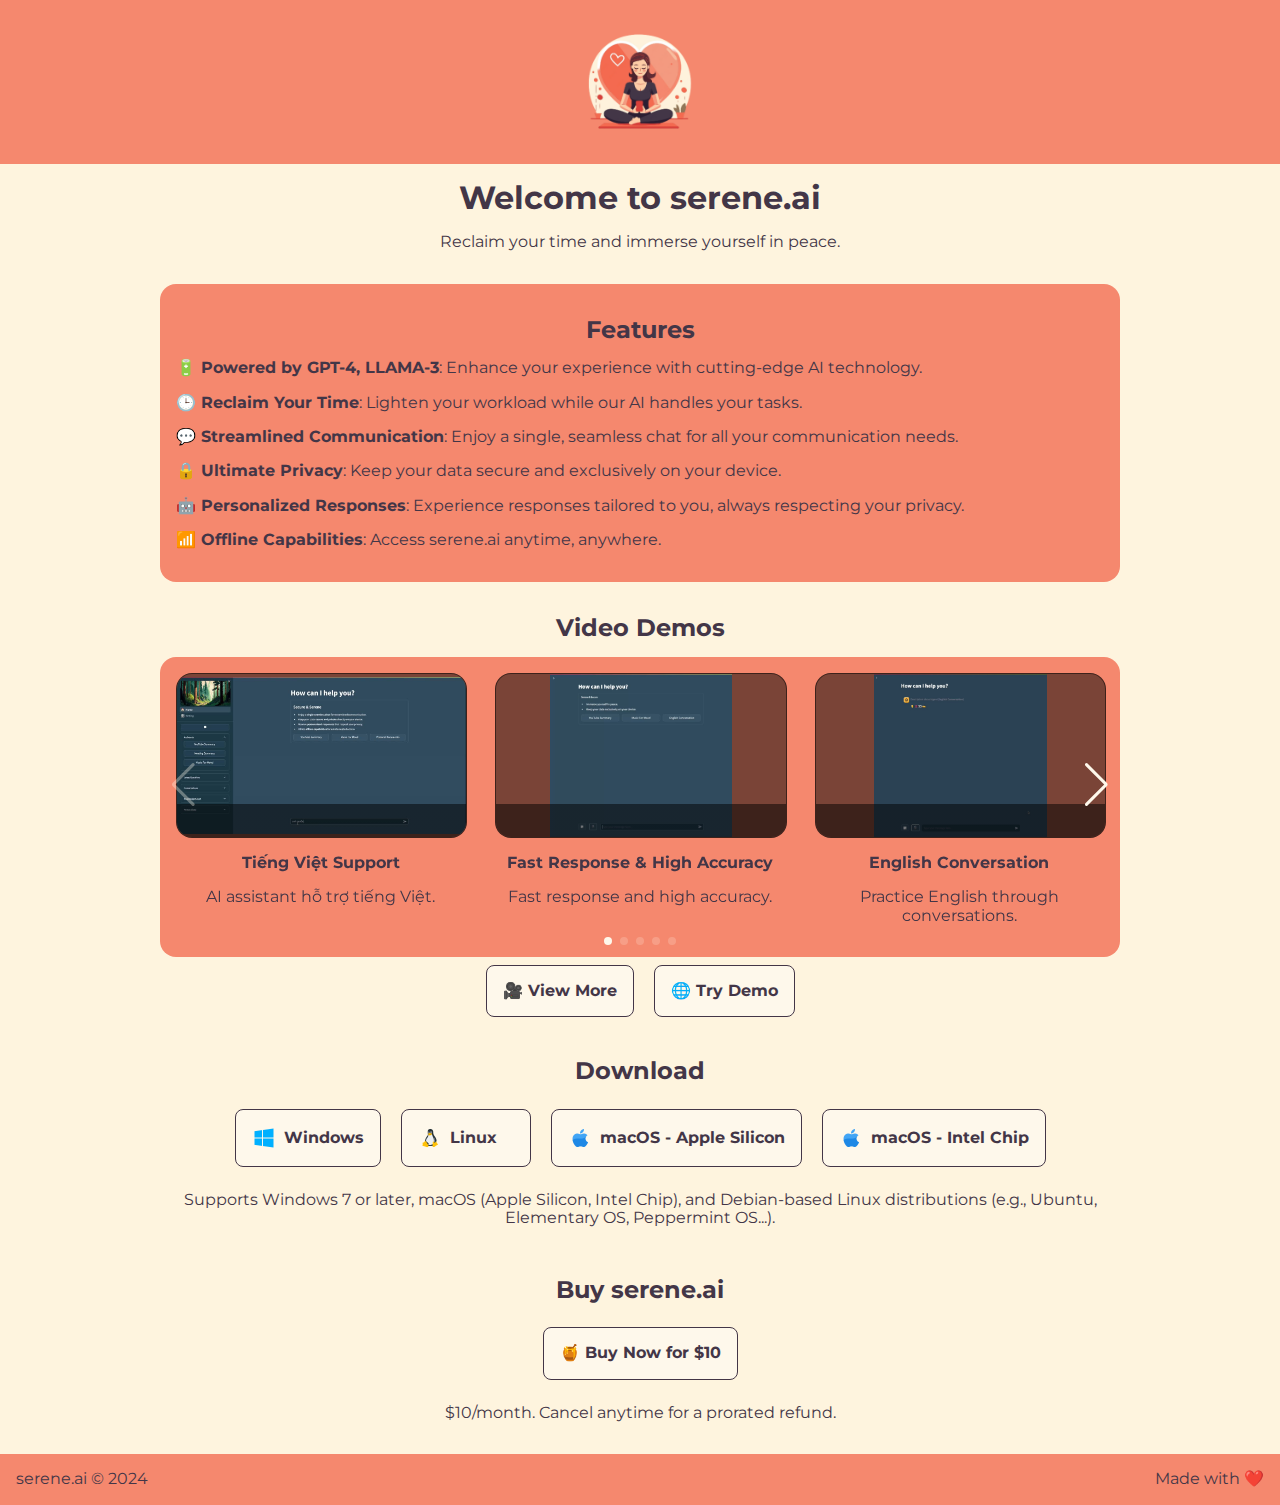
<file: index.html>
<!DOCTYPE html>
<html lang="en">
  <head>
    <meta charset="UTF-8" />
    <meta name="viewport" content="width=device-width, initial-scale=1.0" />
    <title>serene.ai - Reclaim Your Time and Peace</title>
    <meta
      name="description"
      content="serene.ai uses cutting-edge AI technology to help you reclaim your time and immerse yourself in peace. Download now for Windows, macOS, and Linux."
    />
    <meta
      name="keywords"
      content="AI, productivity, time management, privacy, personalized responses, offline capabilities"
    />
    <meta name="robots" content="index, follow" />
    <link rel="stylesheet" href="style/normalize.css" />
    <link rel="stylesheet" href="style/index.css" />
    <link rel="shortcut icon" href="logo.png" />
    <link rel="manifest" href="/manifest.json" />
    <link
      rel="stylesheet"
      href="https://unpkg.com/swiper/swiper-bundle.min.css"
    />
    <script src="https://unpkg.com/swiper/swiper-bundle.min.js"></script>
    <style>
      @import url("https://fonts.googleapis.com/css2?family=Montserrat:ital,wght@0,100..900;1,100..900&display=swap");

      .demo-item video,
      .demo-item img {
        width: 100%;
        height: 100%;
        object-fit: contain;
        cursor: pointer;
      }

      .demo-item h4 {
        margin: 0.8rem 0;
        color: #433647;
      }

      .demo-item p {
        margin: 0.8rem 0;
        text-align: center;
        max-width: 100%;
        color: #433647;
        white-space: nowrap;
        overflow: hidden;
        text-overflow: ellipsis;
      }

      /* CSS mới để làm nổi bật khung chứa */
      .thumbnail-wrapper {
        position: relative;
        width: 100%;
        padding-top: 56.25%; /* Tỷ lệ khung hình 16:9 */
        border-radius: 1rem;
        overflow: hidden;
        border: 1px solid rgba(0, 0, 0, 0.5); /* Viền đen */
        background-color: rgba(0, 0, 0, 0.5); /* Màu nền đen để giống player */
      }

      .thumbnail-wrapper img,
      .thumbnail-wrapper video {
        position: absolute;
        top: 0;
        left: 0;
        width: 100%;
        height: 100%;
        object-fit: contain; /* Đảm bảo hình ảnh hiển thị trọn vẹn */
      }

      .thumbnail-wrapper::after {
        content: "";
        position: absolute;
        bottom: 0;
        left: 0;
        width: 100%;
        height: 20%; /* Chiều cao của lớp mờ */
        background: linear-gradient(
          to top,
          rgba(0, 0, 0, 0.5),
          rgba(0, 0, 0, 0.5)
        ); /* Hiệu ứng mờ */
      }

      /* CSS mới để ẩn phần che mờ */
      .thumbnail-wrapper.no-overlay::after {
        display: none;
      }
    </style>
  </head>
  <body>
    <header>
      <a href="/">
        <img
          src="image/woman-meditating-lotus-position-freepik-removebg.png"
          alt="serene.ai Logo - Woman Meditating in Lotus Position"
        />
      </a>
    </header>
    <div class="container">
      <div class="slogan">
        <h1>Welcome to serene.ai</h1>
        <p>Reclaim your time and immerse yourself in peace.</p>
      </div>
      <div class="features">
        <h2>Features</h2>
        <ul>
          <li>
            <p>
              <b>🔋 Powered by GPT-4, LLAMA-3</b>: Enhance your experience with
              cutting-edge AI technology.
            </p>
          </li>
          <li>
            <p>
              <b>🕒 Reclaim Your Time</b>: Lighten your workload while our AI
              handles your tasks.
            </p>
          </li>
          <li>
            <p>
              <b>💬 Streamlined Communication</b>: Enjoy a single, seamless chat
              for all your communication needs.
            </p>
          </li>
          <li>
            <p>
              <b>🔒 Ultimate Privacy</b>: Keep your data secure and exclusively
              on your device.
            </p>
          </li>
          <li>
            <p>
              <b>🤖 Personalized Responses</b>: Experience responses tailored to
              you, always respecting your privacy.
            </p>
          </li>
          <li>
            <p>
              <b>📶 Offline Capabilities</b>: Access serene.ai anytime,
              anywhere.
            </p>
          </li>
        </ul>
      </div>
      <div class="video-demos">
        <h2>Video Demos</h2>
        <div class="video-list">
          <div class="swiper-container">
            <div class="swiper-wrapper">
              <!-- Thêm các slide video demo ở đây -->
              <div class="swiper-slide">
                <div class="thumbnail-wrapper">
                  <img
                    src="thumbnail/ai-v-assistant-demo-tieng-viet-20230527.jpg"
                    alt="Tiếng Việt Support"
                    data-video="video/ai-v-assistant-demo-tieng-viet-20230527.mp4"
                  />
                </div>
                <h4>Tiếng Việt Support</h4>
                <p>AI assistant hỗ trợ tiếng Việt.</p>
              </div>
              <div class="swiper-slide">
                <div class="thumbnail-wrapper">
                  <img
                    src="thumbnail/ai-v-assistant-demo-fast-response-high-accuracy-20240621.jpg"
                    alt="Fast Response & High Accuracy"
                    data-video="video/ai-v-assistant-demo-fast-response-high-accuracy-20240621.mp4"
                  />
                </div>
                <h4>Fast Response & High Accuracy</h4>
                <p>Fast response and high accuracy.</p>
              </div>
              <div class="swiper-slide">
                <div class="thumbnail-wrapper">
                  <img
                    src="thumbnail/ai-v-assistant-demo-english-conversation-58-20240621.jpg"
                    alt="English Conversation"
                    data-video="video/ai-v-assistant-demo-english-conversation-58-20240621.mp4"
                  />
                </div>
                <h4>English Conversation</h4>
                <p>Practice English through conversations.</p>
              </div>
              <div class="swiper-slide">
                <div class="thumbnail-wrapper">
                  <img
                    src="thumbnail/ai-v-assistant-demo-explore-research-topics-20240621.jpg"
                    alt="Explore Research Topics"
                    data-video="video/ai-v-assistant-demo-explore-research-topics-20240621.mp4"
                  />
                </div>
                <h4>Explore Research Topics</h4>
                <p>Explore various research topics.</p>
              </div>
              <div class="swiper-slide">
                <div class="thumbnail-wrapper">
                  <img
                    src="thumbnail/ai-v-assistant-demo-youtube-summary-20230527.jpg"
                    alt="YouTube Summary"
                    data-video="video/ai-v-assistant-demo-youtube-summary-20230527.mp4"
                  />
                </div>
                <h4>YouTube Summary</h4>
                <p>Summarize YouTube videos.</p>
              </div>
              <div class="swiper-slide">
                <div class="thumbnail-wrapper">
                  <img
                    src="thumbnail/ai-v-assistant-demo-music-for-mood-20240527.jpg"
                    alt="Music for Mood"
                    data-video="video/ai-v-assistant-demo-music-for-mood-20240527.mp4"
                  />
                </div>
                <h4>Music for Mood</h4>
                <p>Play music to match your mood.</p>
              </div>
              <div class="swiper-slide">
                <div class="thumbnail-wrapper">
                  <img
                    src="thumbnail/ai-v-assistant-demo-personal-documents-20240527.jpg"
                    alt="Personal Documents"
                    data-video="video/ai-v-assistant-demo-personal-documents-20240527.mp4"
                  />
                </div>
                <h4>Personal Documents</h4>
                <p>Manage personal documents.</p>
              </div>
            </div>
            <!-- Add Pagination -->
            <div class="swiper-pagination"></div>
            <!-- Add Navigation -->
            <div class="swiper-button-next"></div>
            <div class="swiper-button-prev"></div>
          </div>
        </div>
        <div class="view-more">
          <a href="demos.html">🎥 View More</a>
          <a href="/online-demo.html">🌐 Try Demo</a>
        </div>
      </div>

      <div class="download">
        <h2>Download</h2>
        <a href="/v1/file-server/vAssistant-Windows.zip">
          <img
            src="image/windows-10.png"
            alt="Download serene.ai for Windows"
          />
          Windows</a
        >
        <a href="/v1/file-server/vAssistant-Linux.zip">
          <img src="image/linux.png" alt="Download serene.ai for Linux" />
          Linux</a
        >
        <a href="/v1/file-server/vAssistant-macOS.zip">
          <img src="image/mac-os.png" alt="Download serene.ai for macOS" />
          macOS - Apple Silicon</a
        >
        <a href="/v1/file-server/vAssistant-macOS-intel-chip.zip">
          <img
            src="image/mac-os.png"
            alt="Download serene.ai for macOS Intel Chip"
          />
          macOS - Intel Chip</a
        >
        <p>
          Supports Windows 7 or later, macOS (Apple Silicon, Intel Chip), and
          Debian-based Linux distributions (e.g., Ubuntu, Elementary OS,
          Peppermint OS...).
        </p>
      </div>
      <div class="purchase">
        <h2>Buy serene.ai</h2>
        <a href="https://buy.stripe.com/test_dR63eW1Jicjk25y8ww" target="_self">
          🍯 Buy Now for $10
        </a>
        <p>$10/month. Cancel anytime for a prorated refund.</p>
      </div>
    </div>
    <footer class="footer">
      <div>serene.ai © 2024</div>
      <div class="love">Made with ❤️</div>
    </footer>
    <script>
      document.addEventListener("DOMContentLoaded", function () {
        new Swiper(".swiper-container", {
          slidesPerView: 1, // Default to 1 slide per view
          spaceBetween: 20,
          navigation: {
            nextEl: ".swiper-button-next",
            prevEl: ".swiper-button-prev",
          },
          pagination: {
            el: ".swiper-pagination",
            clickable: true,
          },
          breakpoints: {
            640: {
              slidesPerView: 1, // 1 slide per view for screens <= 640px
              spaceBetween: 10,
            },
            768: {
              slidesPerView: 2, // 2 slides per view for screens <= 768px
              spaceBetween: 20,
            },
            1024: {
              slidesPerView: 3, // 3 slides per view for screens > 1024px
              spaceBetween: 30,
            },
          },
        });

        document.querySelectorAll(".thumbnail-wrapper img").forEach((img) => {
          img.addEventListener("click", function () {
            const videoSrc = this.getAttribute("data-video");
            const videoElement = document.createElement("video");
            videoElement.setAttribute("controls", "");
            videoElement.setAttribute("width", "100%");
            videoElement.setAttribute("height", "100%");
            videoElement.setAttribute(
              "style",
              "object-fit: contain; border-radius: 1rem; position: absolute; top: 0; left: 0;"
            );
            const sourceElement = document.createElement("source");
            sourceElement.setAttribute("src", videoSrc);
            sourceElement.setAttribute("type", "video/mp4");
            videoElement.appendChild(sourceElement);
            const wrapper = this.parentNode;
            wrapper.innerHTML = "";
            wrapper.appendChild(videoElement);
            wrapper.classList.add("no-overlay"); // Thêm lớp để ẩn phần che mờ
            videoElement.play();
          });
        });
      });
    </script>
  </body>
</html>
</file>
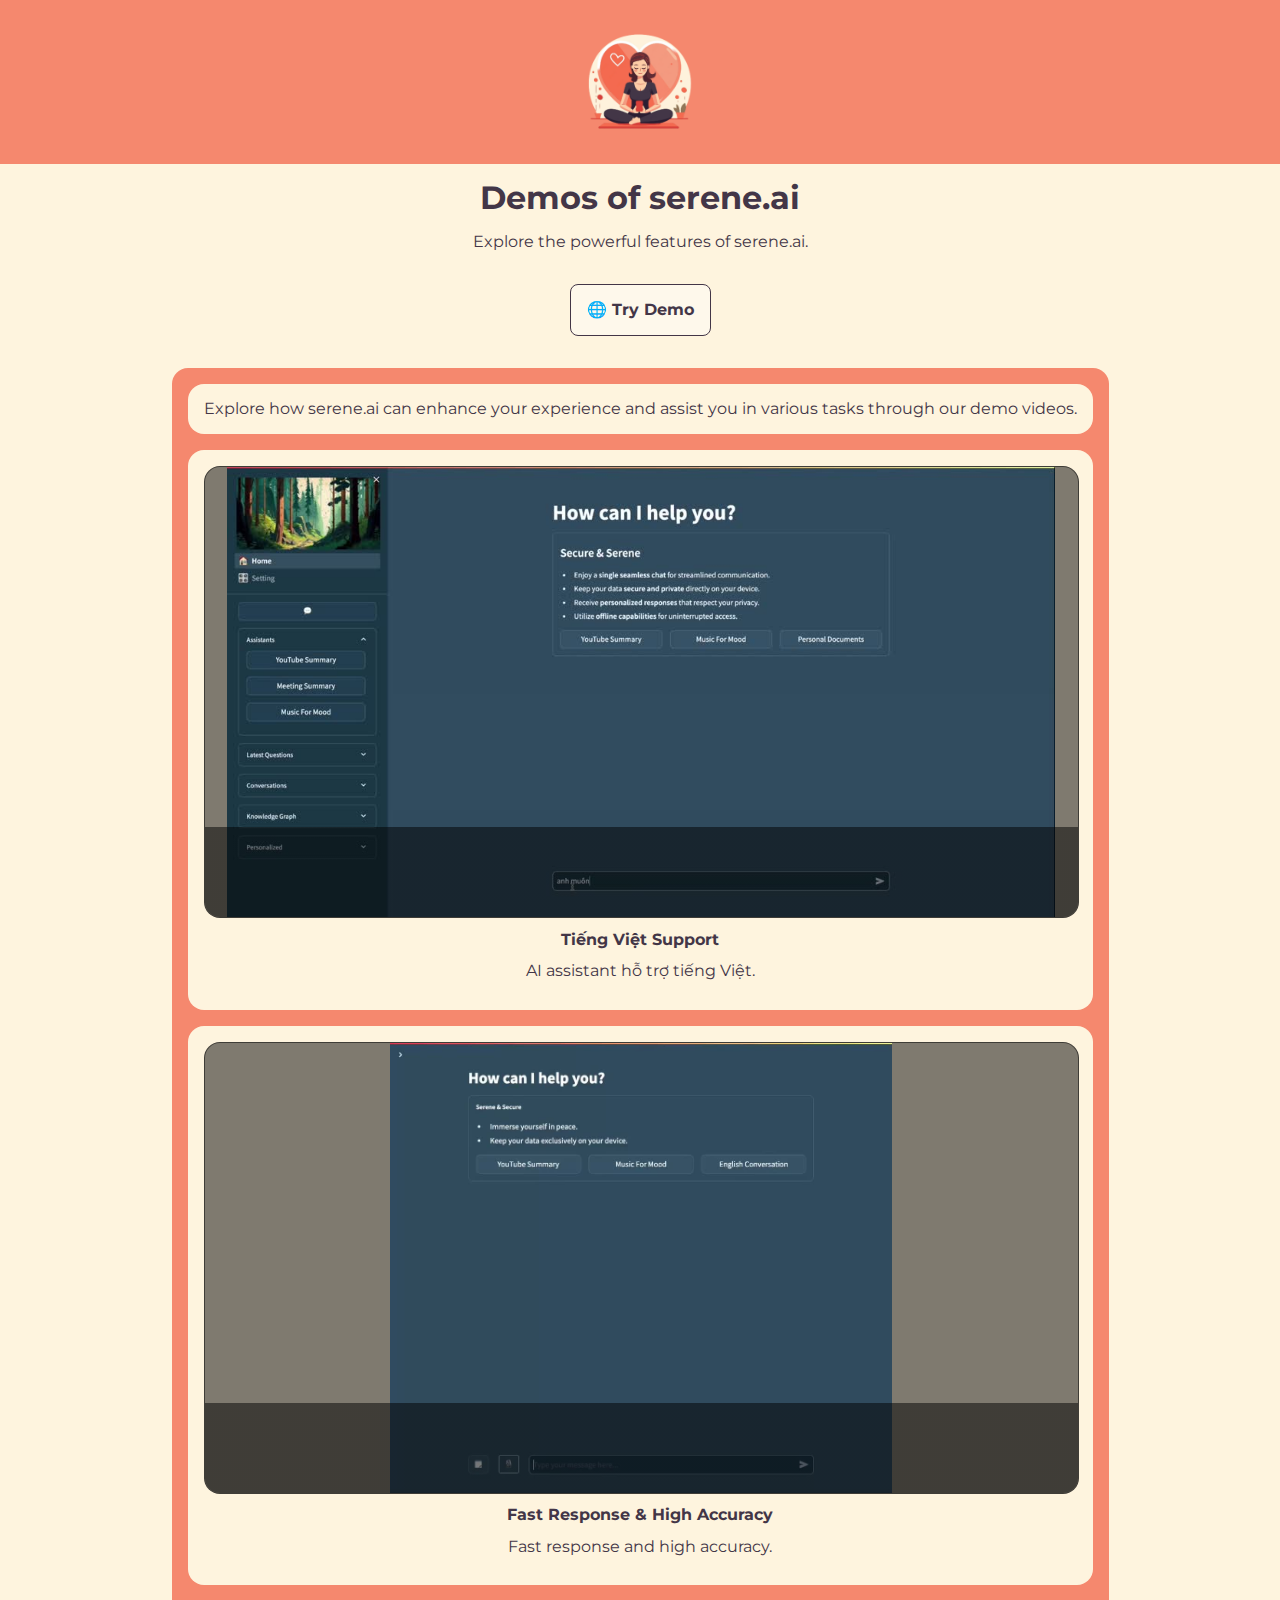
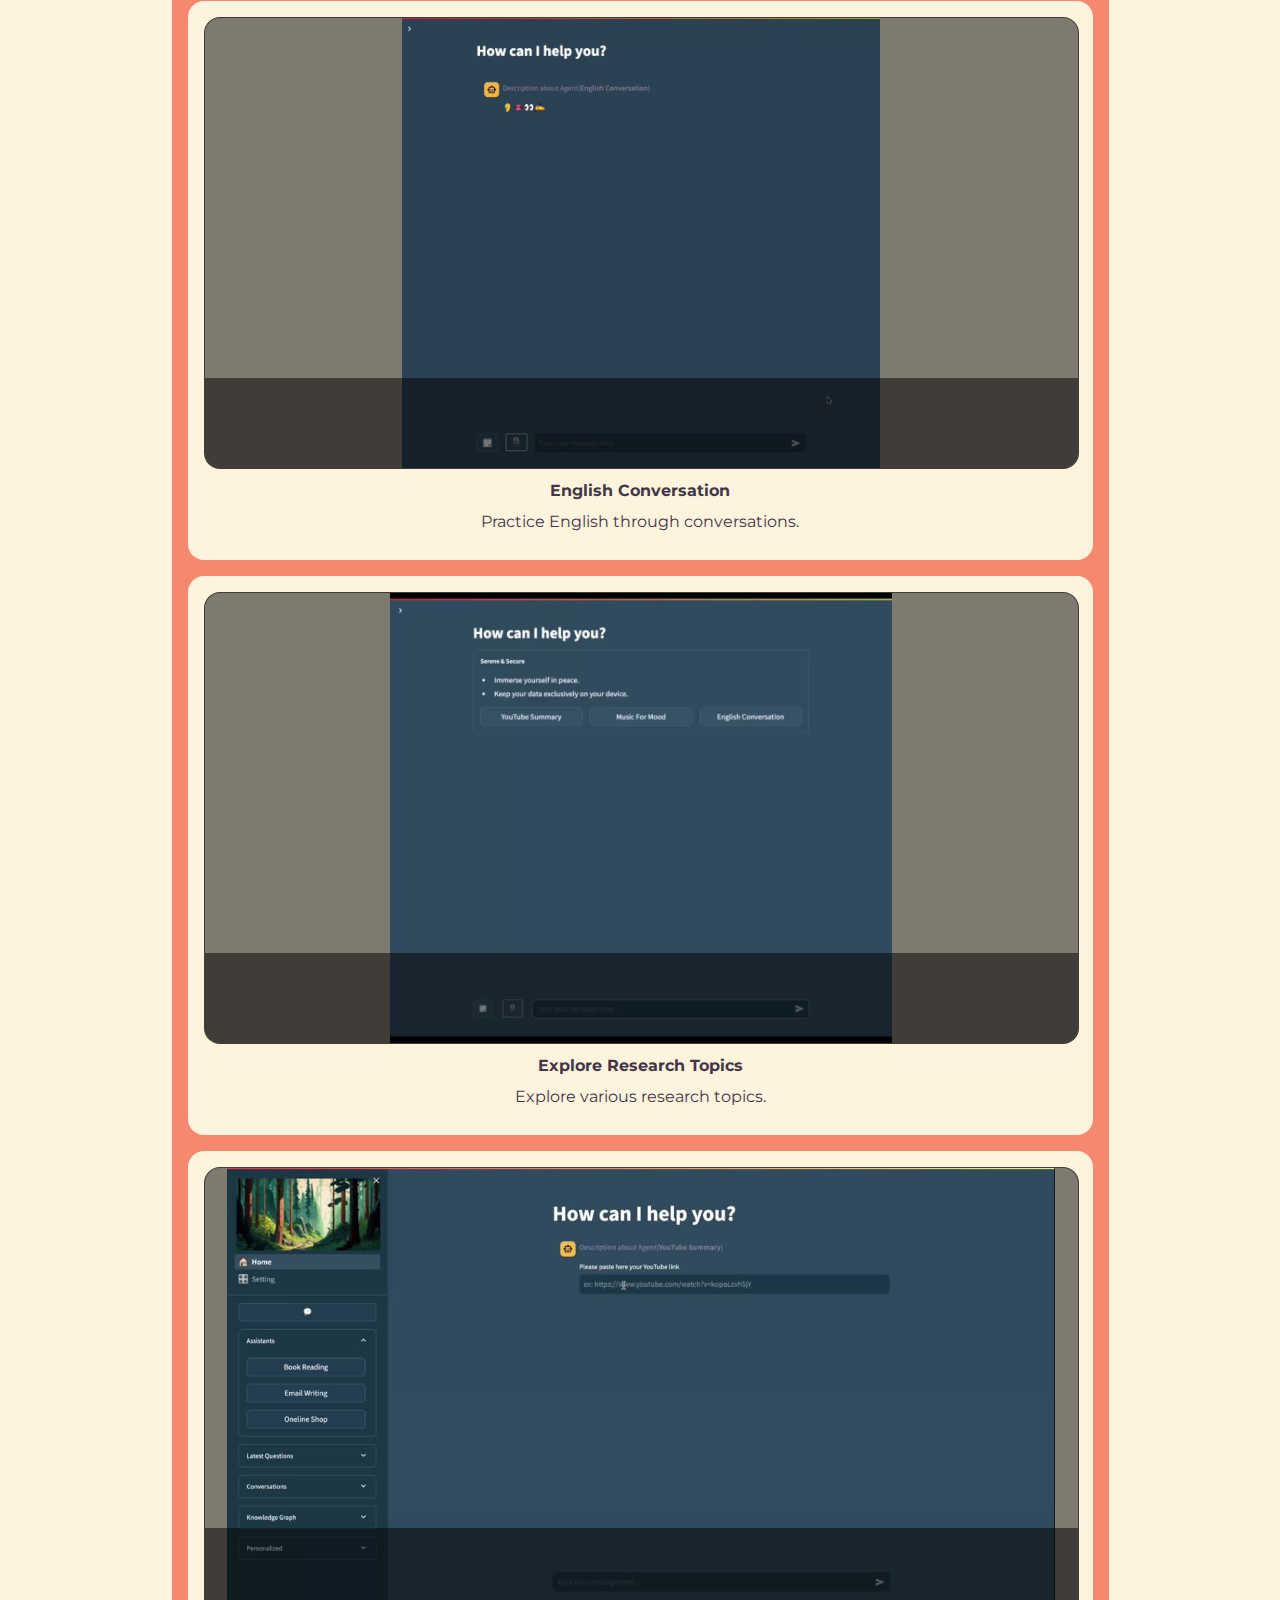
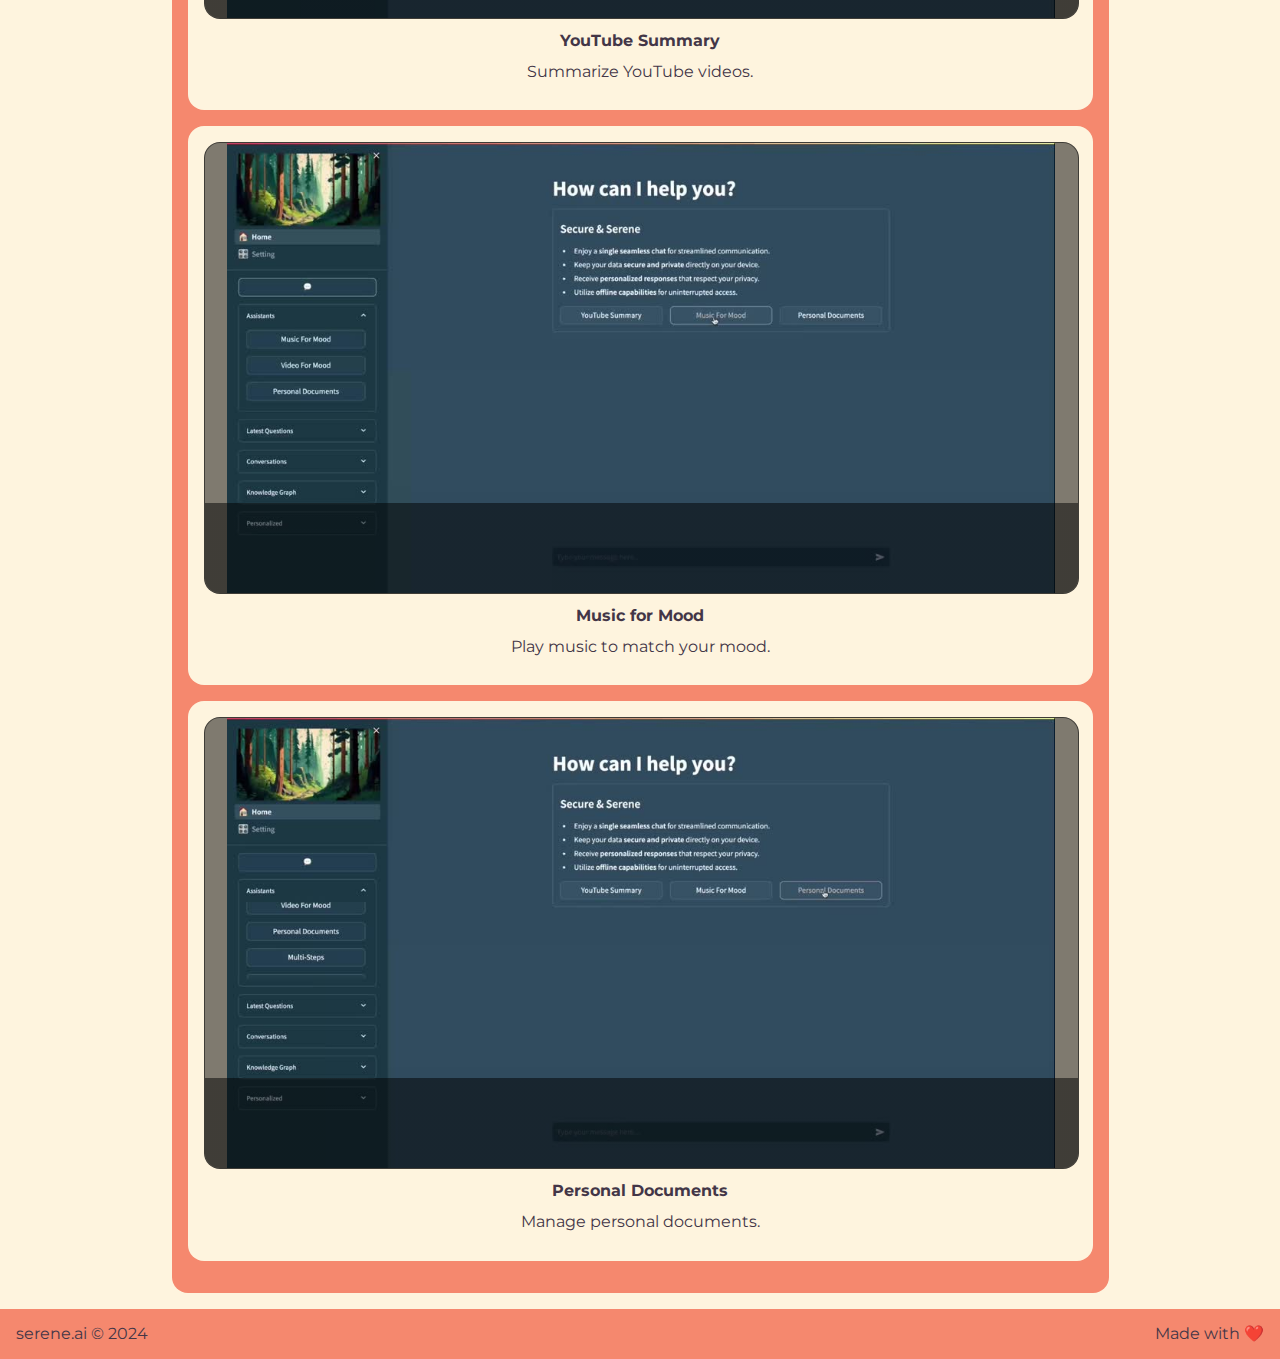
<file: demos.html>
<!DOCTYPE html>
<html lang="en">
  <head>
    <meta charset="UTF-8" />
    <meta name="viewport" content="width=device-width, initial-scale=1.0" />
    <meta
      name="description"
      content="Explore the powerful features of serene.ai through our demo videos. Discover how serene.ai can enhance your experience and assist you in various tasks."
    />
    <title>Demos - serene.ai</title>
    <link rel="stylesheet" href="style/normalize.css" />
    <link rel="stylesheet" href="style/index.css" />
    <link rel="shortcut icon" href="logo.png" />
    <link rel="manifest" href="/manifest.json" />
    <style>
      @import url("https://fonts.googleapis.com/css2?family=Montserrat:ital,wght@0,100..900;1,100..900&display=swap");

      .online-demo a {
        margin-top: 1rem;
        min-width: 6rem;
        text-align: center;
        text-decoration: none;
        display: inline-flex;
        align-items: center;
        background-color: #fef8eb;
        border: 1px solid #433647;
        color: #433647;
        padding: 1rem;
        font-size: 1rem;
        border-radius: 0.5rem;
        cursor: pointer;
        font-weight: bold;
      }

      .online-demo a:hover {
        color: #f5886e;
      }

      .demos {
        margin-top: 2rem;
        width: 100%;
        padding: 1rem;
        display: block;
        overflow: hidden;
        border-radius: 1rem;
        box-sizing: border-box;
        background-color: #f5886e;
      }

      .demo-intro {
        padding: 1rem;
        margin-bottom: 1rem;
        border-radius: 1rem;
        background-color: #fef4de;
        color: #433647;
        text-align: center;
      }

      .demo-intro p {
        margin: 0;
      }

      .demo-item {
        padding: 1rem;
        margin-bottom: 1rem;
        border-radius: 1rem;
        box-sizing: border-box;
        background-color: #fef4de;
      }

      .demo-item video,
      .demo-item img {
        width: 100%;
        height: 100%;
        object-fit: contain;
        cursor: pointer;
      }

      .demo-item h4 {
        margin: 0.8rem 0;
        color: #433647;
      }

      .demo-item p {
        margin: 0.8rem 0;
        text-align: center;
        max-width: 100%;
        color: #433647;
        white-space: nowrap;
        overflow: hidden;
        text-overflow: ellipsis;
      }

      /* CSS mới để làm nổi bật khung chứa */
      .thumbnail-wrapper {
        position: relative;
        width: 100%;
        height: min(50vw, 50vh); /* Đảm bảo kích thước cố định */
        border-radius: 1rem;
        overflow: hidden;
        border: 1px solid rgba(0, 0, 0, 0.5); /* Viền đen */
        background-color: rgba(0, 0, 0, 0.5); /* Màu nền đen để giống player */
      }

      .thumbnail-wrapper::after {
        content: "";
        position: absolute;
        bottom: 0;
        left: 0;
        width: 100%;
        height: 20%; /* Chiều cao của lớp mờ */
        background: linear-gradient(
          to top,
          rgba(0, 0, 0, 0.5),
          rgba(0, 0, 0, 0.5)
        ); /* Hiệu ứng mờ */
      }

      /* CSS mới để ẩn phần che mờ */
      .thumbnail-wrapper.no-overlay::after {
        display: none;
      }
    </style>
  </head>
  <body>
    <header>
      <a href="/">
        <img
          src="image/woman-meditating-lotus-position-freepik-removebg.png"
          alt="serene.ai Logo - Woman Meditating in Lotus Position"
        />
      </a>
    </header>
    <div class="container">
      <div class="online-demo">
        <h1>Demos of serene.ai</h1>
        <p>Explore the powerful features of serene.ai.</p>
        <a href="/online-demo.html">🌐 Try Demo</a>
      </div>
      <div class="demos">
        <div class="demo-intro">
          <p>
            Explore how serene.ai can enhance your experience and assist you in
            various tasks through our demo videos.
          </p>
        </div>
        <div class="demo-list">
          <div class="demo-item">
            <div class="thumbnail-wrapper">
              <img
                src="thumbnail/ai-v-assistant-demo-tieng-viet-20230527.jpg"
                alt="Tiếng Việt Support"
                data-video="video/ai-v-assistant-demo-tieng-viet-20230527.mp4"
              />
            </div>
            <h4>Tiếng Việt Support</h4>
            <p>AI assistant hỗ trợ tiếng Việt.</p>
          </div>
          <div class="demo-item">
            <div class="thumbnail-wrapper">
              <img
                src="thumbnail/ai-v-assistant-demo-fast-response-high-accuracy-20240621.jpg"
                alt="Fast Response & High Accuracy"
                data-video="video/ai-v-assistant-demo-fast-response-high-accuracy-20240621.mp4"
              />
            </div>
            <h4>Fast Response & High Accuracy</h4>
            <p>Fast response and high accuracy.</p>
          </div>
          <div class="demo-item">
            <div class="thumbnail-wrapper">
              <img
                src="thumbnail/ai-v-assistant-demo-english-conversation-58-20240621.jpg"
                alt="English Conversation"
                data-video="video/ai-v-assistant-demo-english-conversation-58-20240621.mp4"
              />
            </div>
            <h4>English Conversation</h4>
            <p>Practice English through conversations.</p>
          </div>
          <div class="demo-item">
            <div class="thumbnail-wrapper">
              <img
                src="thumbnail/ai-v-assistant-demo-explore-research-topics-20240621.jpg"
                alt="Explore Research Topics"
                data-video="video/ai-v-assistant-demo-explore-research-topics-20240621.mp4"
              />
            </div>
            <h4>Explore Research Topics</h4>
            <p>Explore various research topics.</p>
          </div>
          <div class="demo-item">
            <div class="thumbnail-wrapper">
              <img
                src="thumbnail/ai-v-assistant-demo-youtube-summary-20230527.jpg"
                alt="YouTube Summary"
                data-video="video/ai-v-assistant-demo-youtube-summary-20230527.mp4"
              />
            </div>
            <h4>YouTube Summary</h4>
            <p>Summarize YouTube videos.</p>
          </div>
          <div class="demo-item">
            <div class="thumbnail-wrapper">
              <img
                src="thumbnail/ai-v-assistant-demo-music-for-mood-20240527.jpg"
                alt="Music for Mood"
                data-video="video/ai-v-assistant-demo-music-for-mood-20240527.mp4"
              />
            </div>
            <h4>Music for Mood</h4>
            <p>Play music to match your mood.</p>
          </div>
          <div class="demo-item">
            <div class="thumbnail-wrapper">
              <img
                src="thumbnail/ai-v-assistant-demo-personal-documents-20240527.jpg"
                alt="Personal Documents"
                data-video="video/ai-v-assistant-demo-personal-documents-20240527.mp4"
              />
            </div>
            <h4>Personal Documents</h4>
            <p>Manage personal documents.</p>
          </div>
        </div>
      </div>
    </div>
    <footer class="footer">
      <div>serene.ai © 2024</div>
      <div class="love">Made with ❤️</div>
    </footer>
    <script>
      document.querySelectorAll(".demo-item img").forEach((img) => {
        img.addEventListener("click", function () {
          const videoSrc = this.getAttribute("data-video");
          const videoElement = document.createElement("video");
          videoElement.setAttribute("controls", "");
          videoElement.setAttribute("width", "100%");
          videoElement.setAttribute("height", "100%");
          videoElement.setAttribute(
            "style",
            "object-fit: contain; border-radius: 1rem; position: absolute; top: 0; left: 0;"
          );
          const sourceElement = document.createElement("source");
          sourceElement.setAttribute("src", videoSrc);
          sourceElement.setAttribute("type", "video/mp4");
          videoElement.appendChild(sourceElement);
          const wrapper = this.parentNode;
          wrapper.innerHTML = "";
          wrapper.appendChild(videoElement);
          wrapper.classList.add("no-overlay"); // Thêm lớp để ẩn phần che mờ
          videoElement.play();
        });
      });
    </script>
  </body>
</html>
</file>
<file: style/index.css>
html,
body {
  width: 100%;
  box-sizing: border-box;
}

html {
  font-size: 16px;
}

h1,
h2,
h3,
h4,
h5,
h6,
p {
  margin: 1rem 0;
}

body {
  font-family: "Montserrat", sans-serif;
  font-optical-sizing: auto;
  font-weight: 400;
  font-style: normal;
}

body {
  font-size: 1rem;
  background-color: #fef4de;
  color: #433647;
  margin: 0;
  padding: 0;
  display: flex;
  flex-direction: column;
  align-items: center;
  justify-content: center;
  box-sizing: border-box;
}

header {
  background-color: #f5886e;
  width: 100%;
  padding: 1rem;
  display: flex;
  justify-content: center;
  align-items: center;
  box-sizing: border-box;
}

header img {
  max-height: 8rem;
}

.container {
  text-align: center;
  max-width: min(75vw, 1024px);
  box-sizing: border-box;
}

@media (max-width: 480px) {
  .container {
    text-align: center;
    max-width: 100%;
    box-sizing: border-box;
  }
}

.slogan {
  margin-top: 1rem;
  width: 100%;
  text-align: center;
}

/* FEATURES */
.features {
  margin-top: 2rem;
  width: 100%;
  padding: 1rem;
  background-color: #f5886e;
  border-radius: 1rem;
  box-sizing: border-box;
}

.features ul {
  list-style-type: none;
  padding: 0;
  text-align: left;
}

/* VIDEO DEMOS */
.video-demos {
  margin-top: 2rem;
  width: 100%;
}

.video-list {
  position: relative; /* Để các nút swipe-button nằm trong phần này */
  overflow: hidden;
}

.swiper-container {
  width: 100%;
  height: auto;
  background-color: #f5886e;
  padding: 1rem;
  border-radius: 1rem;
  box-sizing: border-box;
}

.swiper-wrapper {
  display: flex;
  flex-wrap: nowrap;
}

.swiper-slide demo-item {
  display: flex;
  flex-direction: column;
  align-items: center;
  background-color: #fef4de;
  padding: 1rem;
  border-radius: 1rem;
  box-sizing: border-box;
  flex: 0 0 auto;
  width: calc(
    100% / 3 - 1.2rem
  ); /* Adjust the width based on the number of slides per view */
  margin: 0 0.6rem;
}

.swiper-slide demo-item video {
  width: 100%;
  height: 12rem; /* Set a fixed height for the videos */
  margin-bottom: 0.6rem;
  border-radius: 0.5rem;
  object-fit: contain; /* Ensure the video covers the entire area */
}

.swiper-slide demo-item h4 {
  margin: 0.8rem 0;
  color: #433647;
}

.swiper-slide demo-item p {
  margin: 0.8rem 0;
  text-align: center;
  max-width: 100%;
  color: #433647;
  white-space: nowrap; /* Prevent text from wrapping */
  overflow: hidden;
  text-overflow: ellipsis; /* Add ellipsis for overflow text */
}

.swiper-button-next,
.swiper-button-prev {
  color: #fef8eb !important;
  position: absolute;
  top: 50%; /* Align the buttons vertically within the video-demos section */
  transform: translateY(-50%);
  z-index: 10; /* Ensure the buttons are above other elements */
}

.swiper-button-next {
  right: 0.6rem; /* Position the next button inside the video-demos section */
}

.swiper-button-prev {
  left: 0.6rem; /* Position the prev button inside the video-demos section */
}

.swiper-pagination-bullet {
  background: #fef8eb !important;
}

@media (max-width: 768px) {
  .swiper-slide demo-item {
    width: calc(100% / 2 - 1.2rem); /* Adjust the width for mobile view */
  }

  .swiper-slide demo-item video {
    min-width: 10rem; /* Set a minimum width for the videos */
  }
}

@media (max-width: 480px) {
  .swiper-slide demo-item {
    width: 100%; /* Adjust the width for smaller mobile view */
    margin: 0; /* Remove margin to fit the container */
  }

  .swiper-slide demo-item video {
    min-width: 100%; /* Ensure the video takes full width of the slide */
  }
}

.video-demos .view-more {
  box-sizing: border-box;
  text-align: center;
}

.video-demos .view-more a {
  min-width: 6rem;
  text-align: center;
  text-decoration: none;
  margin: 0.5rem;
  display: inline-flex;
  align-items: center;
  justify-content: center;
  background-color: #fef8eb;
  border: 1px solid #433647;
  color: #433647;
  padding: 1rem;
  font-size: 1rem;
  border-radius: 0.5rem;
  cursor: pointer;
  font-weight: bold;
}

.view-more a:hover {
  color: #f5886e;
}

/* DOWNLOAD */
.download {
  padding: 1rem 1rem 0 1rem;
  box-sizing: border-box;
}

.download a {
  min-width: 6rem;
  text-align: center;
  text-decoration: none;
  margin: 0.5rem;
  display: inline-flex;
  align-items: center;
  background-color: #fef8eb;
  border: 1px solid #433647;
  color: #433647;
  padding: 1rem;
  font-size: 1rem;
  border-radius: 0.5rem;
  cursor: pointer;
  font-weight: bold;
}

.download img {
  width: 1.5rem;
  height: 1.5rem;
  margin-right: 0.5rem;
}

.download a:hover {
  color: #f5886e;
}

/* PURCHASE */
.purchase {
  padding: 1rem 1rem 0 1rem;
  box-sizing: border-box;
}

.purchase a {
  min-width: 6rem;
  text-align: center;
  text-decoration: none;
  margin: 0.5rem;
  display: inline-flex;
  align-items: center;
  background-color: #fef8eb;
  border: 1px solid #433647;
  color: #433647;
  padding: 1rem;
  font-size: 1rem;
  border-radius: 0.5rem;
  cursor: pointer;
  font-weight: bold;
}

.purchase a:hover {
  color: #f5886e;
}

.purchase img {
  width: 1.5rem;
  height: 1.5rem;
  margin-right: 0.5rem;
}

.footer {
  margin-top: 1rem;
  background-color: #f5886e;
  width: 100%;
  padding: 1rem;
  display: flex;
  justify-content: space-between;
  align-items: center;
  box-sizing: border-box;
}
</file>
